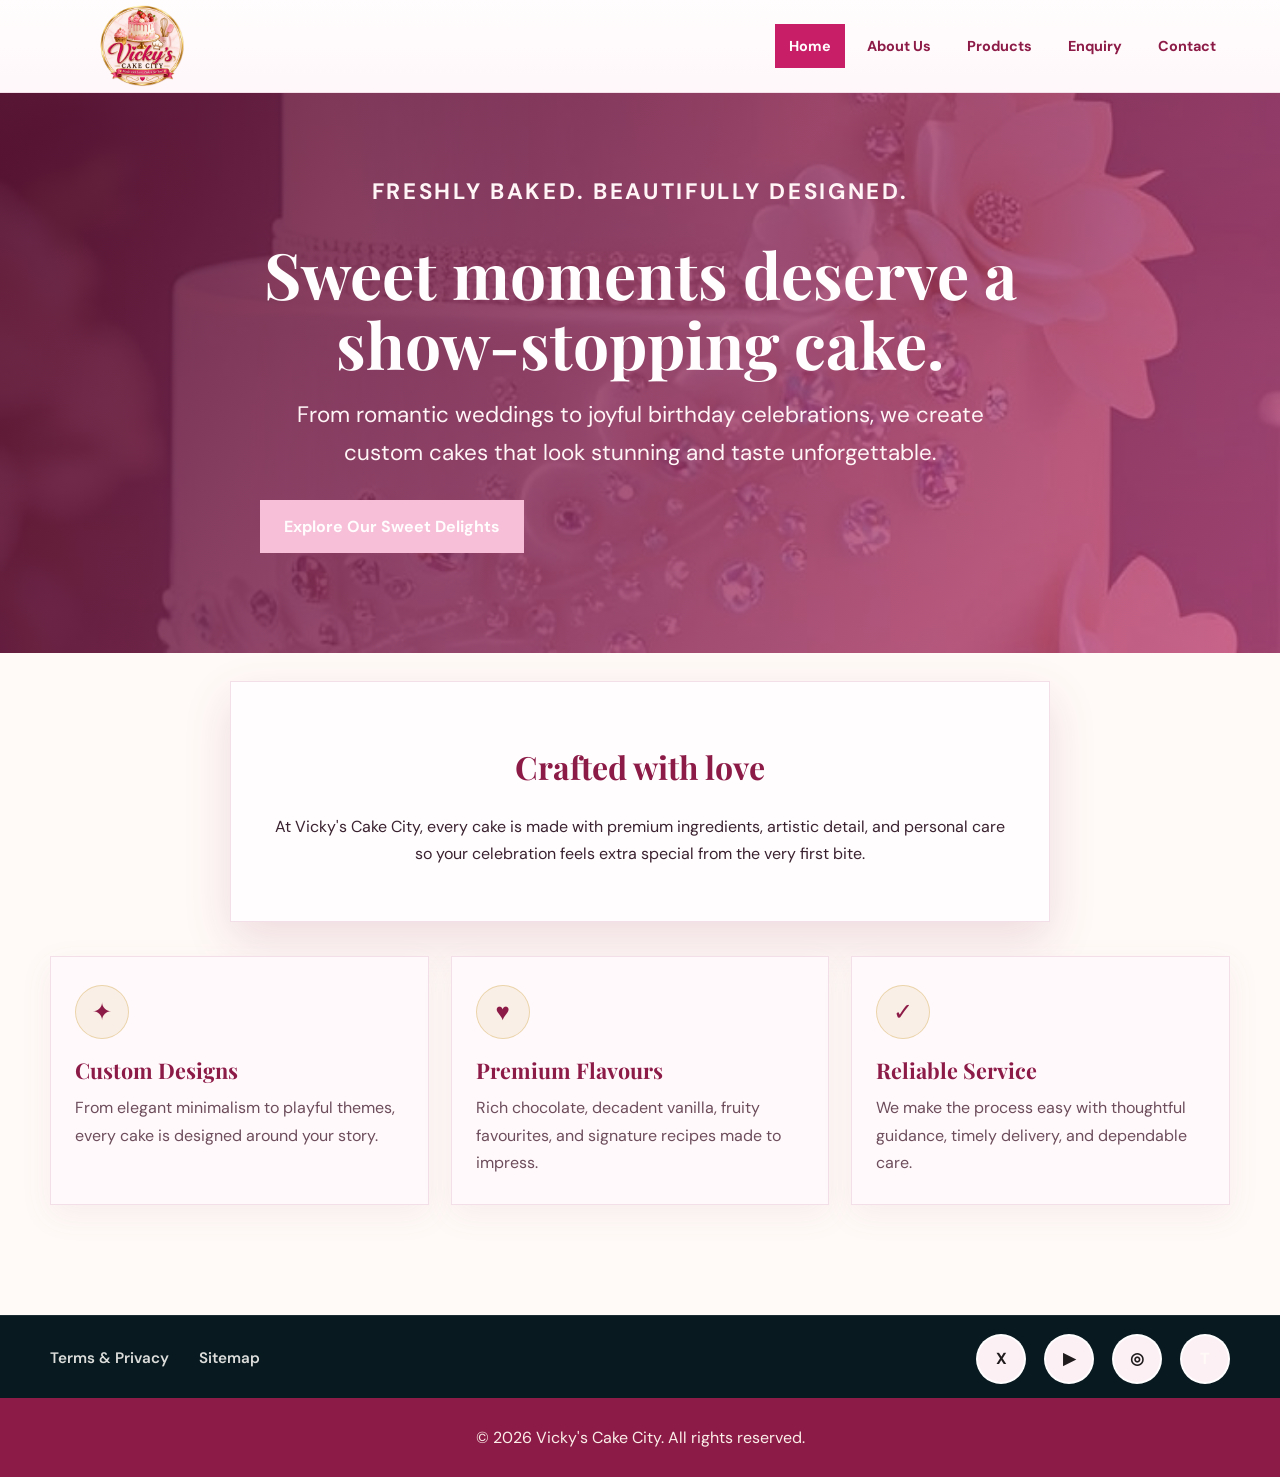
<file: vicky's cake city website 2/index.html>
<!DOCTYPE html>
<html lang="en">
<head>
    <meta charset="UTF-8">
    <meta name="viewport" content="width=device-width, initial-scale=1.0">
    <meta name="description" content="Vicky's Cake City creates custom cakes for weddings, birthdays, corporate events and special celebrations in Gauteng, South Africa.">
    <meta name="keywords" content="custom cakes, wedding cakes, birthday cakes, Gauteng bakery, Vicky's Cake City, cake delivery South Africa">
    <meta name="robots" content="index, follow">
    <meta property="og:title" content="Vicky's Cake City | Custom Cakes in Gauteng">
    <meta property="og:description" content="Premium custom cakes for birthdays, weddings, engagements and corporate events.">
    <meta property="og:type" content="website">
    <title>Vicky's Cake City - Premium Custom Cakes</title>
    <link rel="stylesheet" href="style.css">
</head>
<body>
    <header>
        <div class="header-container">
            <div class="logo-container">
                <a href="index.html"></a>
                <hr>
            </div>
            <button class="nav-toggle" type="button" aria-label="Toggle navigation" aria-expanded="false">☰</button>
            <nav class="main-nav">
                <ul>
                    <li><a href="index.html">Home</a></li>
                    <li><a href="about.html">About Us</a></li>
                    <li><a href="products.html">Products</a></li>
                    <li><a href="enquiry.html">Enquiry</a></li>
                    <li><a href="contact.html">Contact</a></li>
                </ul>
            </nav>
        </div>
    </header>

    <section class="hero reveal">
        <div class="hero-inner">
            <div class="hero-content reveal">
                <p class="eyebrow">Freshly baked. Beautifully designed.</p>
                <h1>Sweet moments deserve a show-stopping cake.</h1>
                <p>From romantic weddings to joyful birthday celebrations, we create custom cakes that look stunning and taste unforgettable.</p>
                <div class="hero-actions">
                    <a href="products.html" class="cta-button">Explore Our Sweet Delights</a>
                </div>
            </div>

        </div>
    </section>

    <div class="container home-page">
        <section class="intro-section home-intro reveal">
            <h2>Crafted with love</h2>
            <p>At Vicky's Cake City, every cake is made with premium ingredients, artistic detail, and personal care so your celebration feels extra special from the very first bite.</p>
        </section>

        <section class="feature-grid">
            <article class="feature-card reveal">
                <div class="feature-icon">✦</div>
                <h3>Custom Designs</h3>
                <p>From elegant minimalism to playful themes, every cake is designed around your story.</p>
            </article>
            <article class="feature-card reveal">
                <div class="feature-icon">♥</div>
                <h3>Premium Flavours</h3>
                <p>Rich chocolate, decadent vanilla, fruity favourites, and signature recipes made to impress.</p>
            </article>
            <article class="feature-card reveal">
                <div class="feature-icon">✓</div>
                <h3>Reliable Service</h3>
                <p>We make the process easy with thoughtful guidance, timely delivery, and dependable care.</p>
            </article>
        </section>
    </div>

    <div class="social-strip reveal">
        <div class="social-strip-inner">
            <div class="footer-links">
                <a href="#">Terms &amp; Privacy</a>
                <a href="#">Sitemap</a>
            </div>

            
            <div class="social-links" aria-label="Social media links">
                <a href="#" class="social-button" aria-label="X">X</a>
                <a href="#" class="social-button" aria-label="YouTube">▶</a>
                <a href="#" class="social-button" aria-label="Instagram">◎</a>
                <a href="#" class="social-button primary" aria-label="TikTok">T</a>
            </div>
        </div>
    </div>

    <footer>
        <p>&copy; <span data-year></span> Vicky's Cake City. All rights reserved.</p>
    </footer>
    <script src="java/script.js"></script>
</body>
</html>
</file>
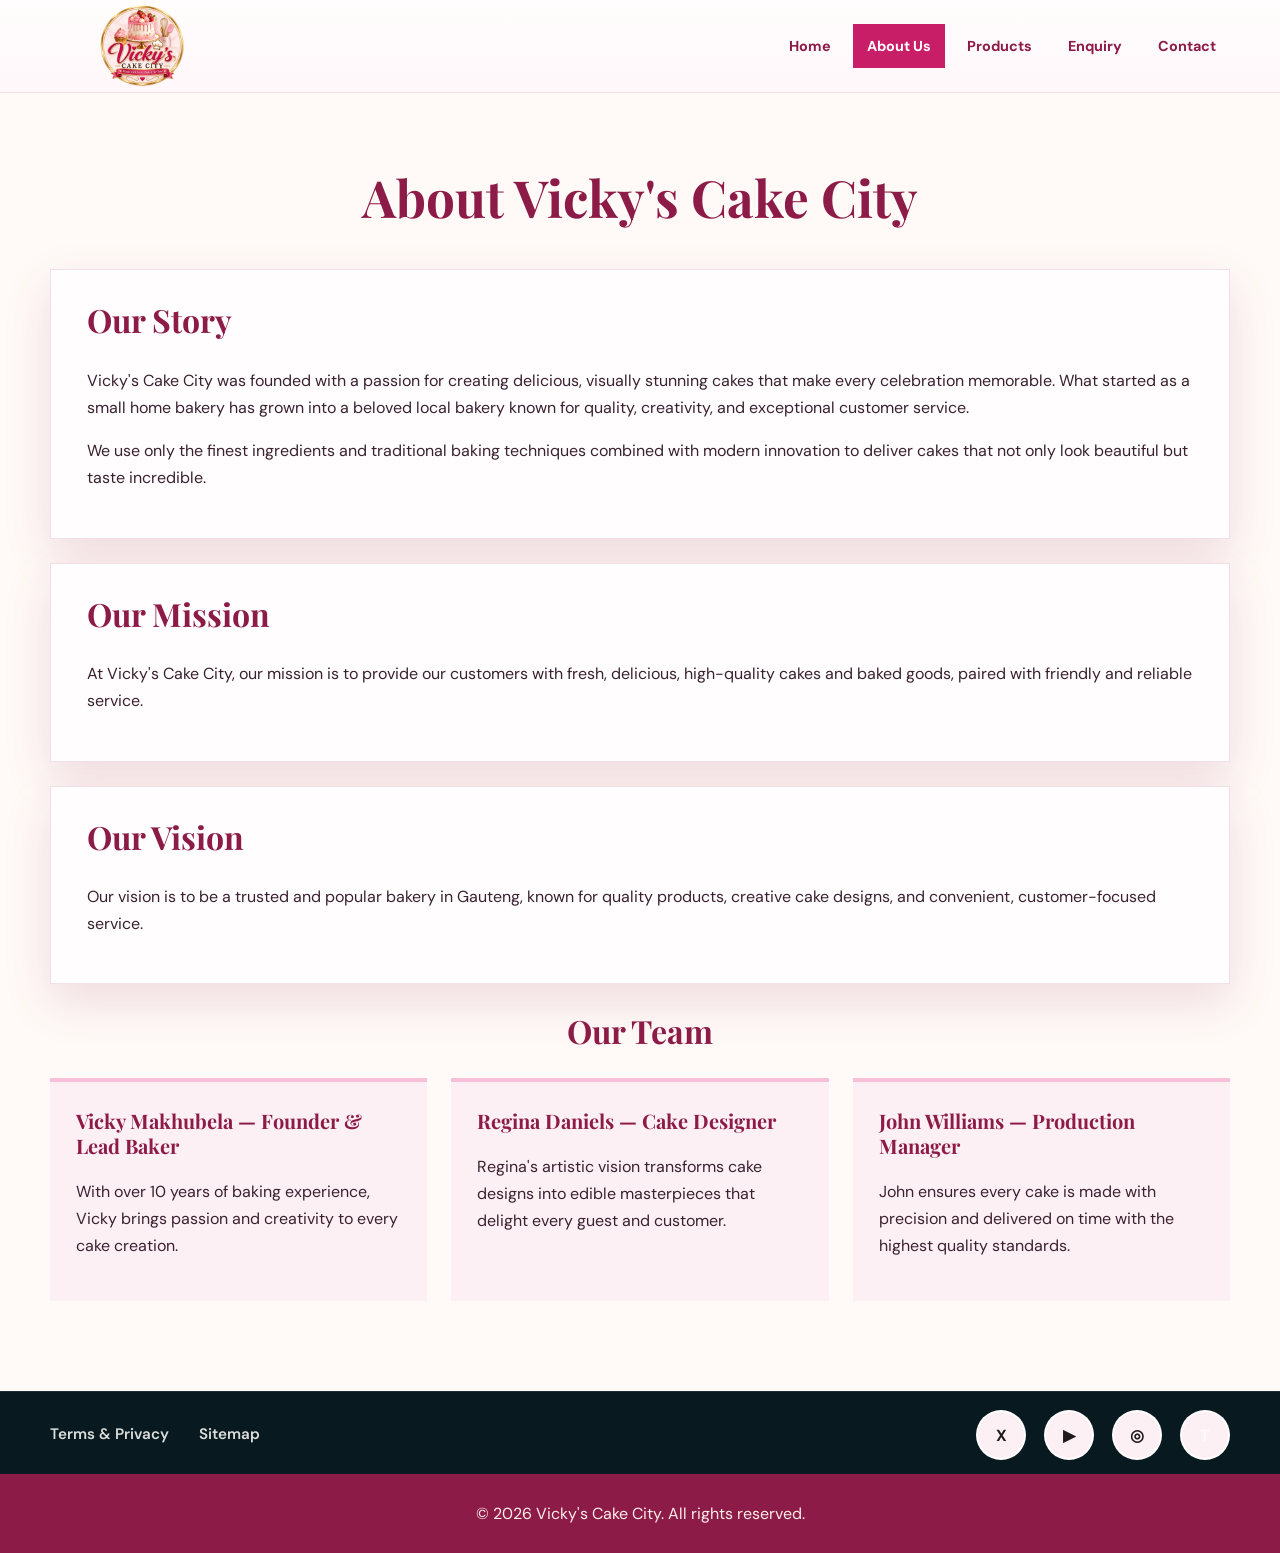
<file: vicky's cake city website 2/about.html>
<!DOCTYPE html>
<html lang="en">
<head>
    <meta charset="UTF-8">
    <meta name="viewport" content="width=device-width, initial-scale=1.0">
    <meta name="description" content="Learn about Vicky's Cake City, our bakery story, mission and passion for creating beautiful custom cakes in Gauteng.">
    <meta name="keywords" content="about Vicky's Cake City, Gauteng bakery, cake makers, custom cake bakery">
    <meta name="robots" content="index, follow">
    <title>About Us - Vicky's Cake City</title>
    <link rel="stylesheet" href="style.css">
</head>
<body>
    <header>
        <div class="header-container">
            <div class="logo-container">
                <a href="index.html">
                </a><hr>
            </div>
            <button class="nav-toggle" type="button" aria-label="Toggle navigation" aria-expanded="false">☰</button>
            <nav class="main-nav">
                <ul>
                    <li><a href="index.html">Home</a></li>
                    <li><a href="about.html" class="active">About Us</a></li>
                    <li><a href="products.html">Products</a></li>
                    <li><a href="enquiry.html">Enquiry</a></li>
                    <li><a href="contact.html">Contact</a></li>
                </ul>
            </nav>
        </div><hr>
    </header>
    
    <div class="container">
        <h1 class="reveal">About Vicky's Cake City</h1>
        
        <div class="about-content reveal">
            <h2>Our Story</h2>
            <p>Vicky's Cake City was founded with a passion for creating delicious, visually stunning cakes that make every celebration memorable. What started as a small home bakery has grown into a beloved local bakery known for quality, creativity, and exceptional customer service.</p>
            <p>We use only the finest ingredients and traditional baking techniques combined with modern innovation to deliver cakes that not only look beautiful but taste incredible.</p>
        </div><hr>
        
        <div class="about-content reveal">
            <h2>Our Mission</h2>
            <p>At Vicky's Cake City, our mission is to provide our customers with fresh, delicious, high-quality cakes and baked goods, paired with friendly and reliable service.</p>
        </div><hr>
        
        <div class="about-content reveal">
            <h2>Our Vision</h2>
            <p>Our vision is to be a trusted and popular bakery in Gauteng, known for quality products, creative cake designs, and convenient, customer-focused service.</p>
        </div><hr>
        
        <h2 class="reveal" style="text-align: center;">Our Team</h2>
        <div class="team">
            <div class="team-member reveal">
                <h3>Vicky Makhubela — Founder &amp; Lead Baker</h3>
                <p>With over 10 years of baking experience, Vicky brings passion and creativity to every cake creation.</p>
            </div>
            <div class="team-member reveal">
                <h3>Regina Daniels — Cake Designer</h3>
                <p>Regina's artistic vision transforms cake designs into edible masterpieces that delight every guest and customer.</p>
            </div>
            <div class="team-member reveal">
                <h3>John Williams — Production Manager</h3>
                <p>John ensures every cake is made with precision and delivered on time with the highest quality standards.</p>
            </div>
        </div>
    </div>
    
    <div class="social-strip">
        <div class="social-strip-inner">
            <div class="footer-links">
                <a href="#">Terms &amp; Privacy</a>
                <a href="#">Sitemap</a>
            </div>

            <div class="social-links" aria-label="Social media links">
                <a href="#" class="social-button" aria-label="X">X</a>
                <a href="#" class="social-button" aria-label="YouTube">▶</a>
                <a href="#" class="social-button" aria-label="Instagram">◎</a>
                <a href="#" class="social-button primary" aria-label="TikTok">T</a>
            </div>
        </div>
    </div>

    <footer>
        <p>&copy; <span data-year></span> Vicky's Cake City. All rights reserved.</p>
    </footer>
    <script src="java/script.js"></script>
</body>
</html>
</file>
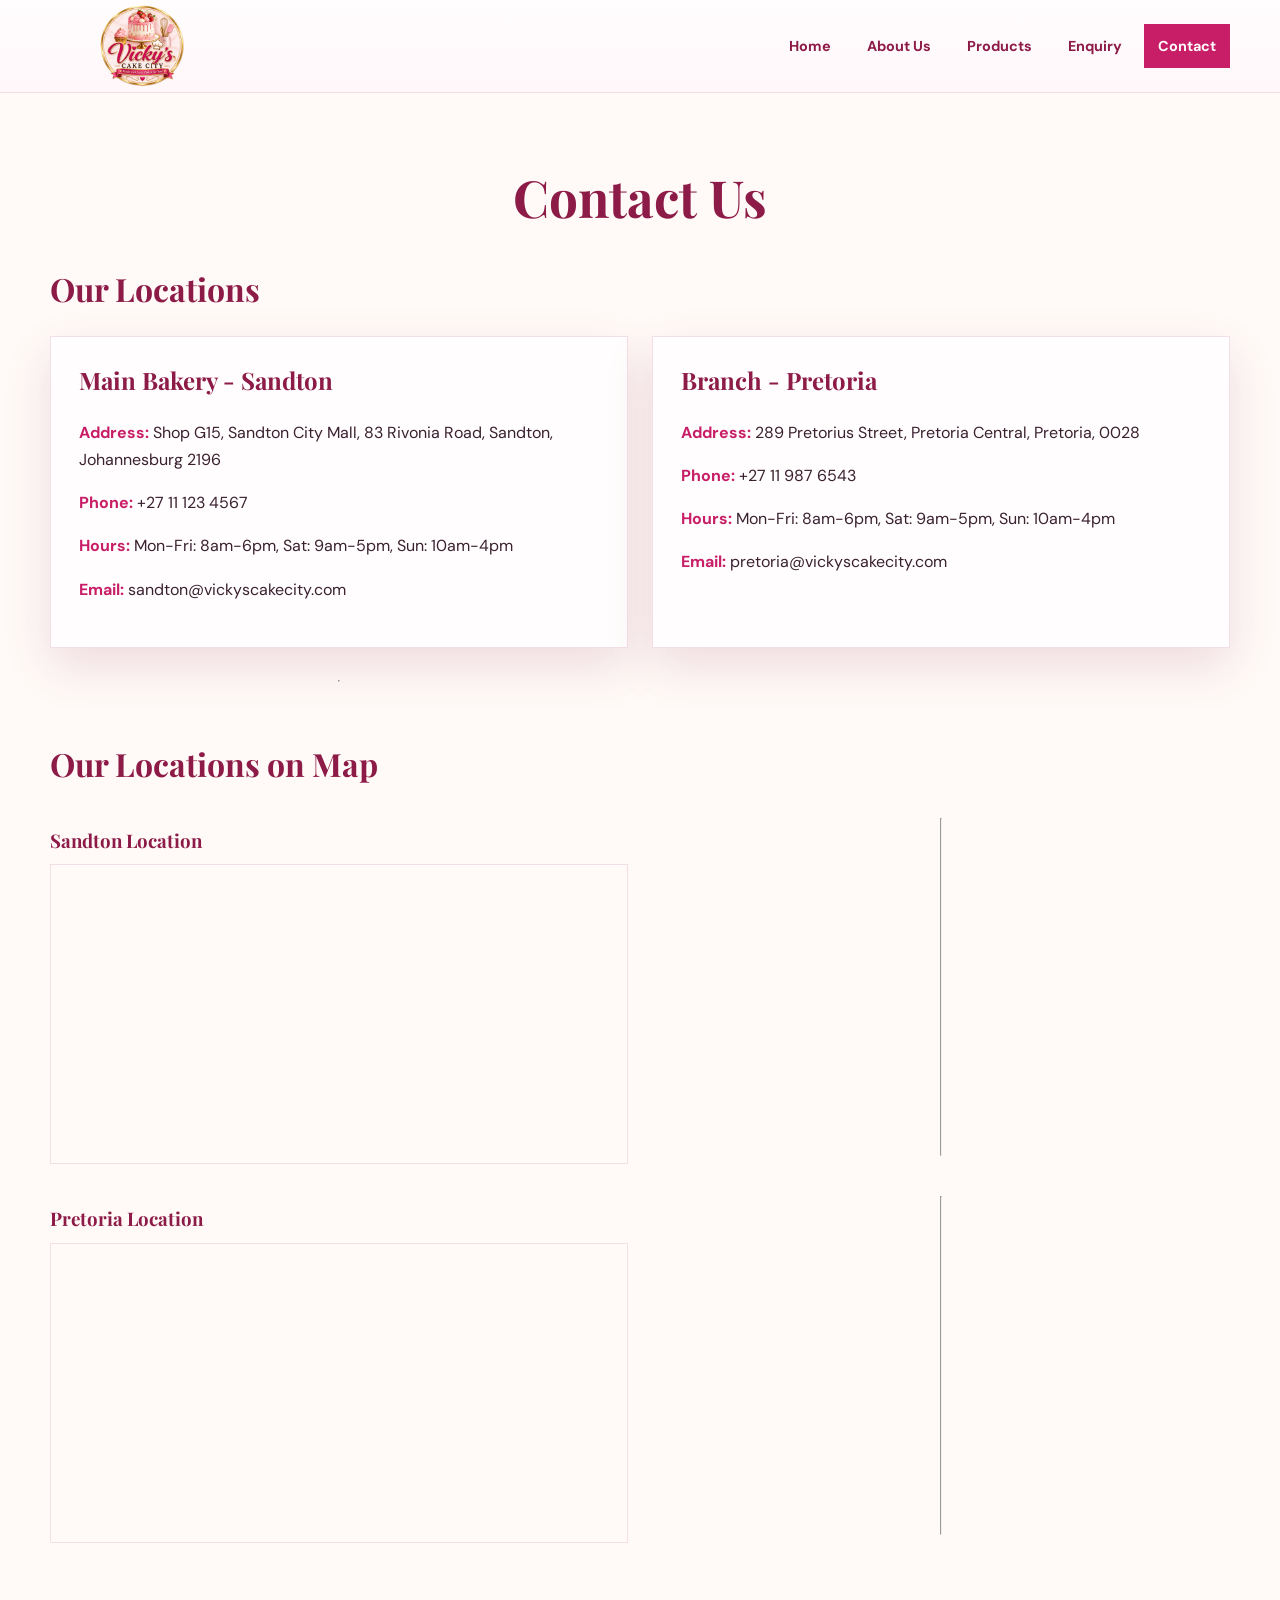
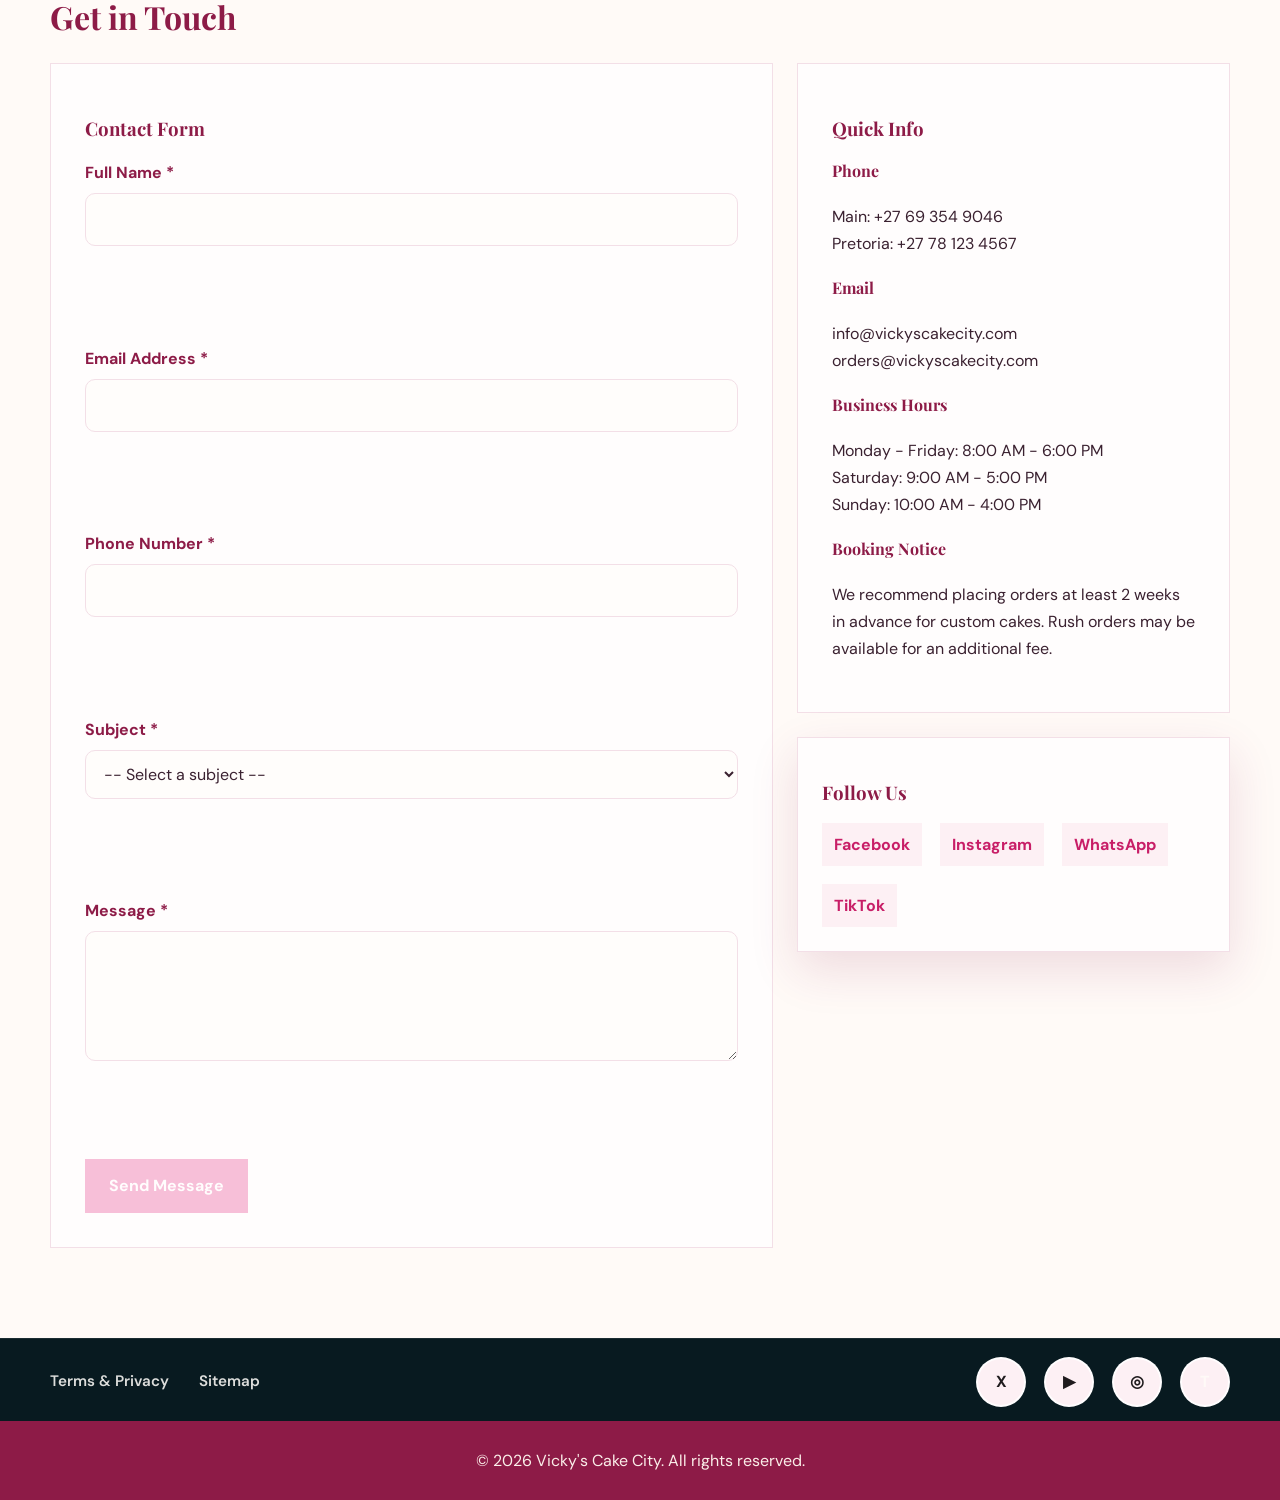
<file: vicky's cake city website 2/contact.html>
<!DOCTYPE html>
<html lang="en">
<head>
    <meta charset="UTF-8">
    <meta name="viewport" content="width=device-width, initial-scale=1.0">
    <meta name="description" content="Contact Vicky's Cake City for custom cake orders, event cakes and bakery enquiries in Sandton and Gauteng.">
    <meta name="keywords" content="contact Vicky's Cake City, bakery contact, cake shop Gauteng, custom cake order South Africa">
    <meta name="robots" content="index, follow">
    <title>Contact Us - Vicky's Cake City</title>
    <link rel="stylesheet" href="style.css">
</head>
<body>
    <header>
        <div class="header-container">
            <div class="logo-container">
                <a href="index.html">
                </a><hr>
            </div>
            <button class="nav-toggle" type="button" aria-label="Toggle navigation" aria-expanded="false">☰</button>
            <nav class="main-nav">
                <ul>
                    <li><a href="index.html">Home</a></li>
                    <li><a href="about.html">About Us</a></li>
                    <li><a href="products.html">Products</a></li>
                    <li><a href="enquiry.html">Enquiry</a></li>
                    <li><a href="contact.html">Contact</a></li>
                </ul>
            </nav>
        </div><hr>
    </header>
    
    <div class="container">
        <h1 class="reveal">Contact Us</h1>
        
        <h2 class="reveal">Our Locations</h2>
        <script type="application/ld+json">
        {
          "@context": "https://schema.org",
          "@type": "Bakery",
          "name": "Vicky's Cake City",
          "image": "https://www.vickyscakecity.com/images/logo.png",
          "telephone": "+27 69 354 9046",
          "email": "info@vickyscakecity.com",
          "address": [
            {
              "@type": "PostalAddress",
              "streetAddress": "Shop G15, Sandton City Mall, 83 Rivonia Road",
              "addressLocality": "Sandton",
              "addressRegion": "Gauteng",
              "postalCode": "2196",
              "addressCountry": "ZA"
            },
            {
              "@type": "PostalAddress",
              "streetAddress": "289 Pretorius Street, Pretoria Central",
              "addressLocality": "Pretoria",
              "addressRegion": "Gauteng",
              "postalCode": "0028",
              "addressCountry": "ZA"
            }
          ],
          "url": "https://www.vickyscakecity.com",
          "sameAs": [
            "https://www.facebook.com",
            "https://www.instagram.com",
            "https://www.tiktok.com"
          ],
          "openingHours": [
            "Mo-Fr 08:00-18:00",
            "Sa 09:00-17:00",
            "Su 10:00-16:00"
          ]
        }
        </script>
        <div class="locations">
            <div class="location-card reveal">
                <h3> Main Bakery - Sandton</h3>
                <p>
                    <span class="location-label">Address:</span> Shop G15, Sandton City Mall, 83 Rivonia Road, Sandton, Johannesburg 2196
                </p>
                <p>
                    <span class="location-label">Phone:</span> +27 11 123 4567
                </p>
                <p>
                    <span class="location-label">Hours:</span> Mon-Fri: 8am-6pm, Sat: 9am-5pm, Sun: 10am-4pm
                </p>
                <p>
                    <span class="location-label">Email:</span> sandton@vickyscakecity.com
                </p>
            </div>
            
            <div class="location-card reveal">
                <h3> Branch - Pretoria</h3>
                <p>
                    <span class="location-label">Address:</span> 289 Pretorius Street, Pretoria Central, Pretoria, 0028
                </p>
                <p>
                    <span class="location-label">Phone:</span> +27 11 987 6543
                </p>
                <p>
                    <span class="location-label">Hours:</span> Mon-Fri: 8am-6pm, Sat: 9am-5pm, Sun: 10am-4pm
                </p>
                <p>
                    <span class="location-label">Email:</span> pretoria@vickyscakecity.com
                </p>
            </div><hr> 
        </div>
        
        <div class="map-container reveal">
            <h2>Our Locations on Map</h2>
            <div class="map-grid">
                <div class="reveal">
                    <h3>Sandton Location</h3>
                    <div class="map-placeholder">
                        <iframe src="https://www.google.com/maps/embed?pb=!1m18!1m12!1m3!1d3582.6958100139427!2d28.050144875195425!3d-26.10884667713535!2m3!1f0!2f0!3f0!3m2!1i1024!2i768!4f13.1!3m3!1m2!1s0x1e95732d7abaa2bb%3A0x6e3b5ac49f8d784b!2sSandton%20City!5e0!3m2!1sen!2sza!4v1786624505488!5m2!1sen!2sza" width="600" height="450" style="border:0;" allowfullscreen="" loading="lazy" referrerpolicy="strict-origin-when-cross-origin"></iframe>
                    </div>
                </div><hr>
                <div class="reveal">
                    <h3>Pretoria Location</h3>
                    <div class="map-placeholder">
                        <iframe src="https://www.google.com/maps/embed?pb=!1m18!1m12!1m3!1d3593.689014568104!2d28.18997567518263!3d-25.747795877360595!2m3!1f0!2f0!3f0!3m2!1i1024!2i768!4f13.1!3m3!1m2!1s0x1e956210f4cc6d6d%3A0x689ae1d33328e5d6!2s289%20Pretorius%20St%2C%20Pretoria%20Central%2C%20Pretoria%2C%200002!5e0!3m2!1sen!2sza!4v1786624692882!5m2!1sen!2sza" width="600" height="450" style="border:0;" allowfullscreen="" loading="lazy" referrerpolicy="strict-origin-when-cross-origin"></iframe>
                    </div>
                </div><hr>
            </div>
        </div>
        
        <h2 class="reveal">Get in Touch</h2>
        <div class="contact-section">
            <div class="form-container reveal">
                <h3>Contact Form</h3>
                <div class="success-message" id="successMessage">
                    <strong>✓ Success!</strong> Your message has been sent. We'll be in touch soon!
                </div>
                <form id="contactForm" action="https://httpbin.org/post" method="POST" novalidate>
                    <div class="form-row">
                        <div class="form-group">
                            <label for="name">Full Name *</label>
                            <input type="text" id="name" name="name" required minlength="2" maxlength="80">
                        </div><br>
                        <div class="form-group">
                            <label for="email">Email Address *</label>
                            <input type="email" id="email" name="email" required maxlength="100">
                        </div><br>
                    </div>
                    
                    <div class="form-group">
                        <label for="phone">Phone Number *</label>
                        <input type="tel" id="phone" name="phone" required pattern="^[0-9+()\s-]{7,20}$" maxlength="20">
                    </div><br>
                    
                    <div class="form-group">
                        <label for="subject">Subject *</label>
                        <select id="subject" name="subject" required>
                            <option value="">-- Select a subject --</option>
                            <option value="general">General Enquiry</option>
                            <option value="catering">Catering Services</option>
                            <option value="complaints">Complaints</option>
                            <option value="other">Other</option>
                        </select>
                    </div><br>
                    
                    <div class="form-group">
                        <label for="message">Message *</label><br>
                        <textarea id="message" name="message" required minlength="20" maxlength="1000"></textarea>
                    </div><br>
                    
                    <button type="submit" class="submit-btn">Send Message</button>
                </form>
            </div>
            
            <div>
                <div class="form-container reveal">
                    <h3>Quick Info</h3>
                    <div>
                        <h4> Phone</h4>
                        <p>Main: +27 69 354 9046<br>Pretoria: +27 78 123 4567</p>
                    </div>
                    <div>
                        <h4> Email</h4>
                        <p>info@vickyscakecity.com<br>orders@vickyscakecity.com</p>
                    </div>
                    <div >
                        <h4 > Business Hours</h4>
                        <p>Monday - Friday: 8:00 AM - 6:00 PM<br>Saturday: 9:00 AM - 5:00 PM<br>Sunday: 10:00 AM - 4:00 PM</p>
                    </div>
                    <div>
                        <h4> Booking Notice</h4>
                        <p>We recommend placing orders at least 2 weeks in advance for custom cakes. Rush orders may be available for an additional fee.</p>
                    </div>
                </div>
                
                <div class="social-media reveal">
                    <h3>Follow Us</h3>
                    <div class="social-links">
                        <a href="#" title="Facebook">Facebook</a>
                        <a href="#" title="Instagram">Instagram</a>
                        <a href="#" title="WhatsApp">WhatsApp</a>
                        <a href="#" title="TikTok">TikTok</a>
                    </div>
                </div>
            </div>
        </div>
    </div>
    
    <div class="social-strip">
        <div class="social-strip-inner">
            <div class="footer-links">
                <a href="#">Terms &amp; Privacy</a>
                <a href="#">Sitemap</a>
            </div>

            <div class="social-links" aria-label="Social media links">
                <a href="#" class="social-button" aria-label="X">X</a>
                <a href="#" class="social-button" aria-label="YouTube">▶</a>
                <a href="#" class="social-button" aria-label="Instagram">◎</a>
                <a href="#" class="social-button primary" aria-label="TikTok">T</a>
            </div>
        </div>
    </div>

    <footer>
        <p>&copy; <span data-year></span> Vicky's Cake City. All rights reserved.</p>
    </footer>
    <script src="java/script.js"></script>
</body>
</html>
</file>
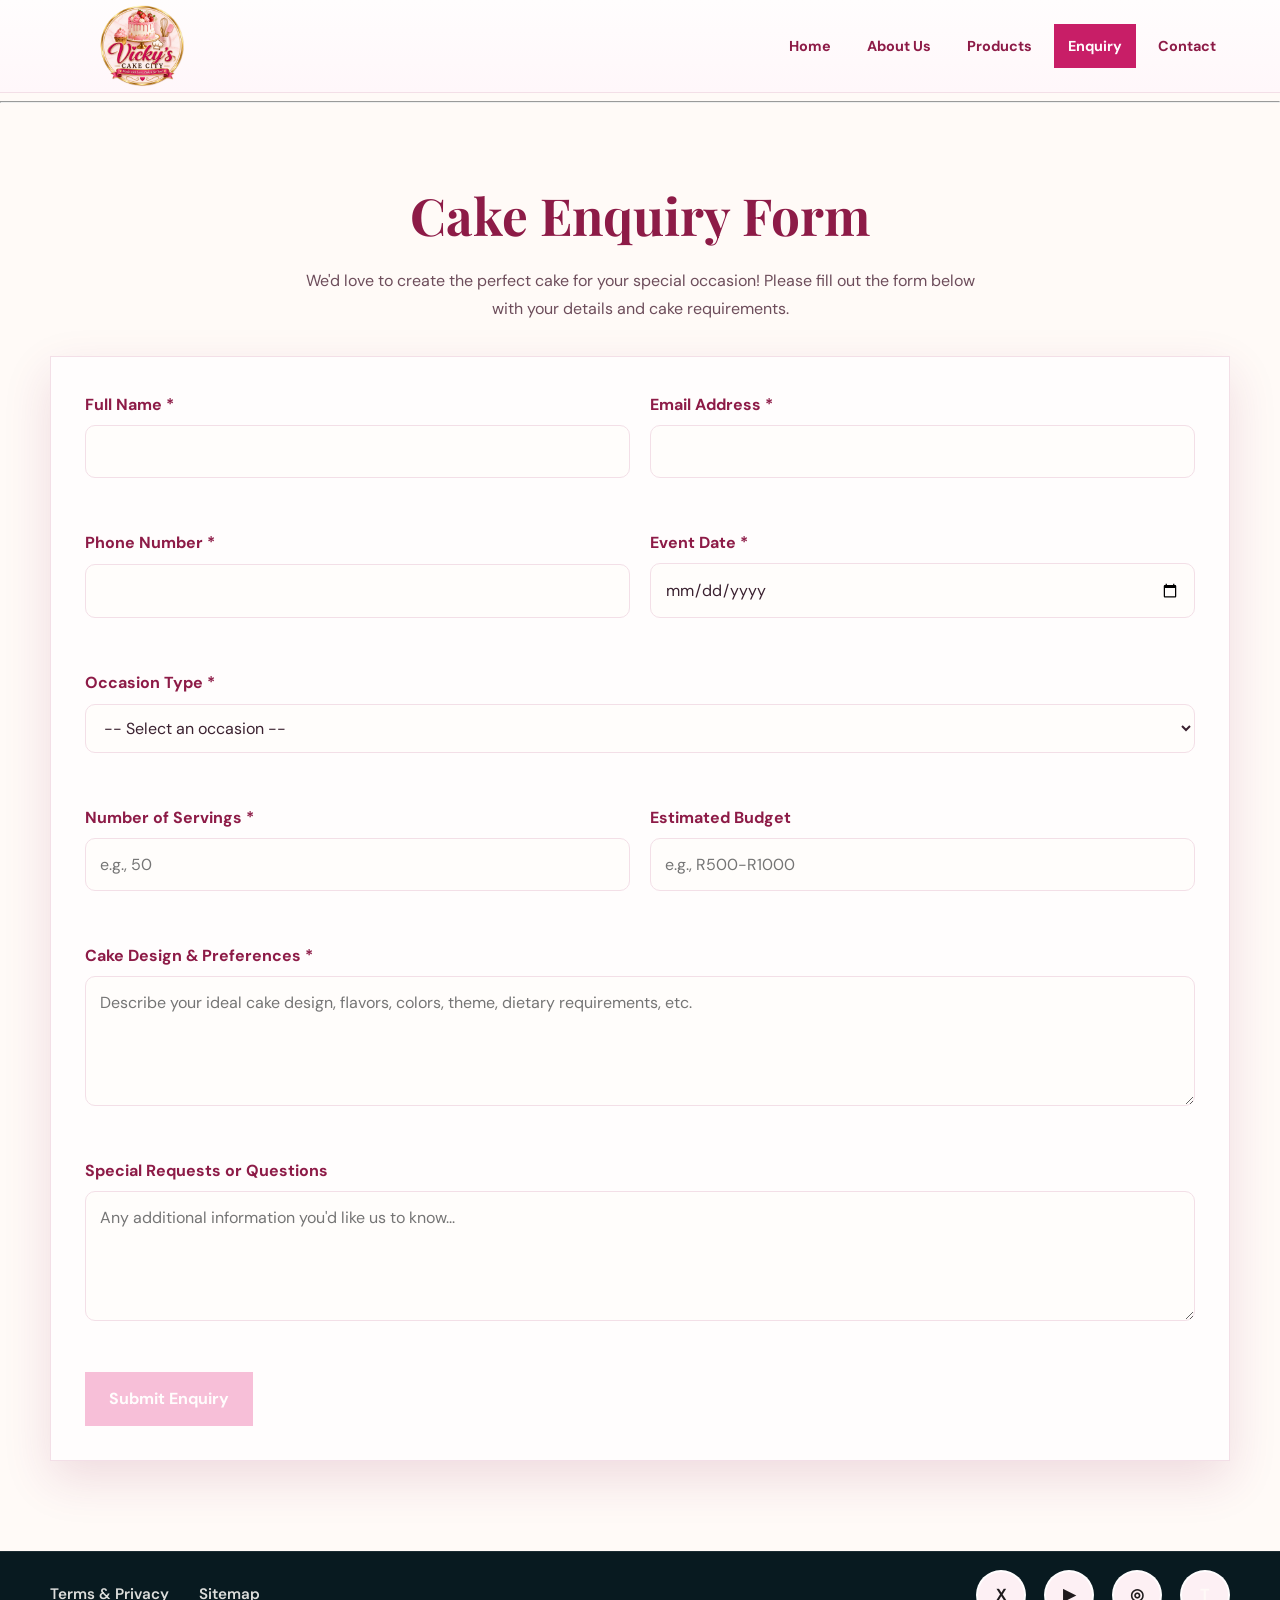
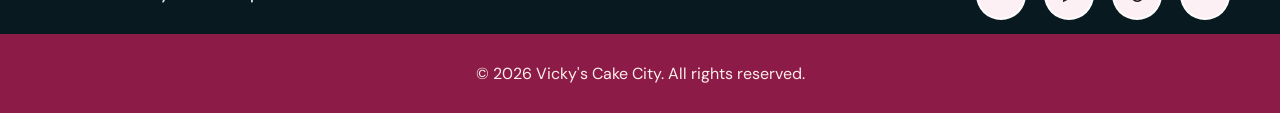
<file: vicky's cake city website 2/enquiry.html>
<!DOCTYPE html>
<html lang="en">
<head>
    <meta charset="UTF-8">
    <meta name="viewport" content="width=device-width, initial-scale=1.0">
    <meta name="description" content="Request a quote for custom cakes, wedding cakes, birthday cakes and event desserts from Vicky's Cake City.">
    <meta name="keywords" content="cake enquiry, custom cake quote, wedding cake enquiry, Gauteng cake consultation">
    <meta name="robots" content="index, follow">
    <title>Enquiry - Vicky's Cake City</title>
    <link rel="stylesheet" href="style.css">
</head>
<body>
    <header>
        <div class="header-container">
            <div class="logo-container">
                <a href="index.html">
                </a><hr> 
            </div>
            <button class="nav-toggle" type="button" aria-label="Toggle navigation" aria-expanded="false">☰</button>
            <nav class="main-nav">
                <ul>
                    <li><a href="index.html">Home</a></li>
                    <li><a href="about.html">About Us</a></li>
                    <li><a href="products.html">Products</a></li>
                    <li><a href="enquiry.html">Enquiry</a></li>
                    <li><a href="contact.html">Contact</a></li>
                </ul>
            </nav>
        </div>
    </header>
    <hr>
    <div class="container">
        <h1 class="reveal">Cake Enquiry Form</h1>
        <p class="intro-text reveal">We'd love to create the perfect cake for your special occasion! Please fill out the form below with your details and cake requirements.</p>
        
        <div class="success-message reveal" id="successMessage">
            <strong>✓ Success!</strong> Your enquiry has been submitted. We'll be in touch soon!
        </div>
        
        <div class="form-container reveal">
            <form id="enquiryForm" action="https://httpbin.org/post" method="POST" novalidate>
                <div class="form-row">
                    <div class="form-group">
                        <label for="name">Full Name *</label>
                        <input type="text" id="name" name="name" required minlength="2" maxlength="80">
                    </div>
                    <div class="form-group">
                        <label for="email">Email Address *</label>
                        <input type="email" id="email" name="email" required maxlength="100">
                    </div>
                </div>
                
                <div class="form-row">
                    <div class="form-group">
                        <label for="phone">Phone Number *</label>
                        <input type="tel" id="phone" name="phone" required pattern="^[0-9+()\s-]{7,20}$" maxlength="20">
                    </div>
                    <div class="form-group">
                        <label for="event-date">Event Date *</label>
                        <input type="date" id="event-date" name="event-date" required>
                    </div>
                </div>
                
                <div class="form-group">
                    <label for="occasion">Occasion Type *</label>
                    <select id="occasion" name="occasion" required>
                        <option value="">-- Select an occasion --</option>
                        <option value="wedding">Wedding</option>
                        <option value="birthday">Birthday</option>
                        <option value="engagement">Engagement</option>
                        <option value="anniversary">Anniversary</option>
                        <option value="corporate">Corporate Event</option>
                        <option value="graduation">Graduation</option>
                        <option value="baby-shower">Baby Shower</option>
                        <option value="other">Other</option>
                    </select>
                </div>
                
                <div class="form-row">
                    <div class="form-group">
                        <label for="servings">Number of Servings *</label>
                        <input type="number" id="servings" name="servings" placeholder="e.g., 50" required min="1" max="5000">
                    </div>
                    <div class="form-group">
                        <label for="budget">Estimated Budget</label>
                        <input type="text" id="budget" name="budget" placeholder="e.g., R500-R1000" maxlength="30">
                    </div>
                </div>
                
                <div class="form-group">
                    <label for="cake-design">Cake Design &amp; Preferences *</label>
                    <textarea id="cake-design" name="cake-design" placeholder="Describe your ideal cake design, flavors, colors, theme, dietary requirements, etc." required minlength="20" maxlength="1000"></textarea>
                </div>
                
                <div class="form-group">
                    <label for="special-requests">Special Requests or Questions</label>
                    <textarea id="special-requests" name="special-requests" placeholder="Any additional information you'd like us to know..." maxlength="1000"></textarea>
                </div>
                
                <button type="submit" class="submit-btn">Submit Enquiry</button>
            </form>
        </div>
    </div>
    
    <div class="social-strip">
        <div class="social-strip-inner">
            <div class="footer-links">
                <a href="#">Terms &amp; Privacy</a>
                <a href="#">Sitemap</a>
            </div>

            <div class="social-links" aria-label="Social media links">
                <a href="#" class="social-button" aria-label="X">X</a>
                <a href="#" class="social-button" aria-label="YouTube">▶</a>
                <a href="#" class="social-button" aria-label="Instagram">◎</a>
                <a href="#" class="social-button primary" aria-label="TikTok">T</a>
            </div>
        </div>
    </div>

    <footer>
        <p>&copy; <span data-year></span> Vicky's Cake City. All rights reserved.</p>
    </footer>
    <script src="java/script.js"></script>
</body>
</html>
</file>
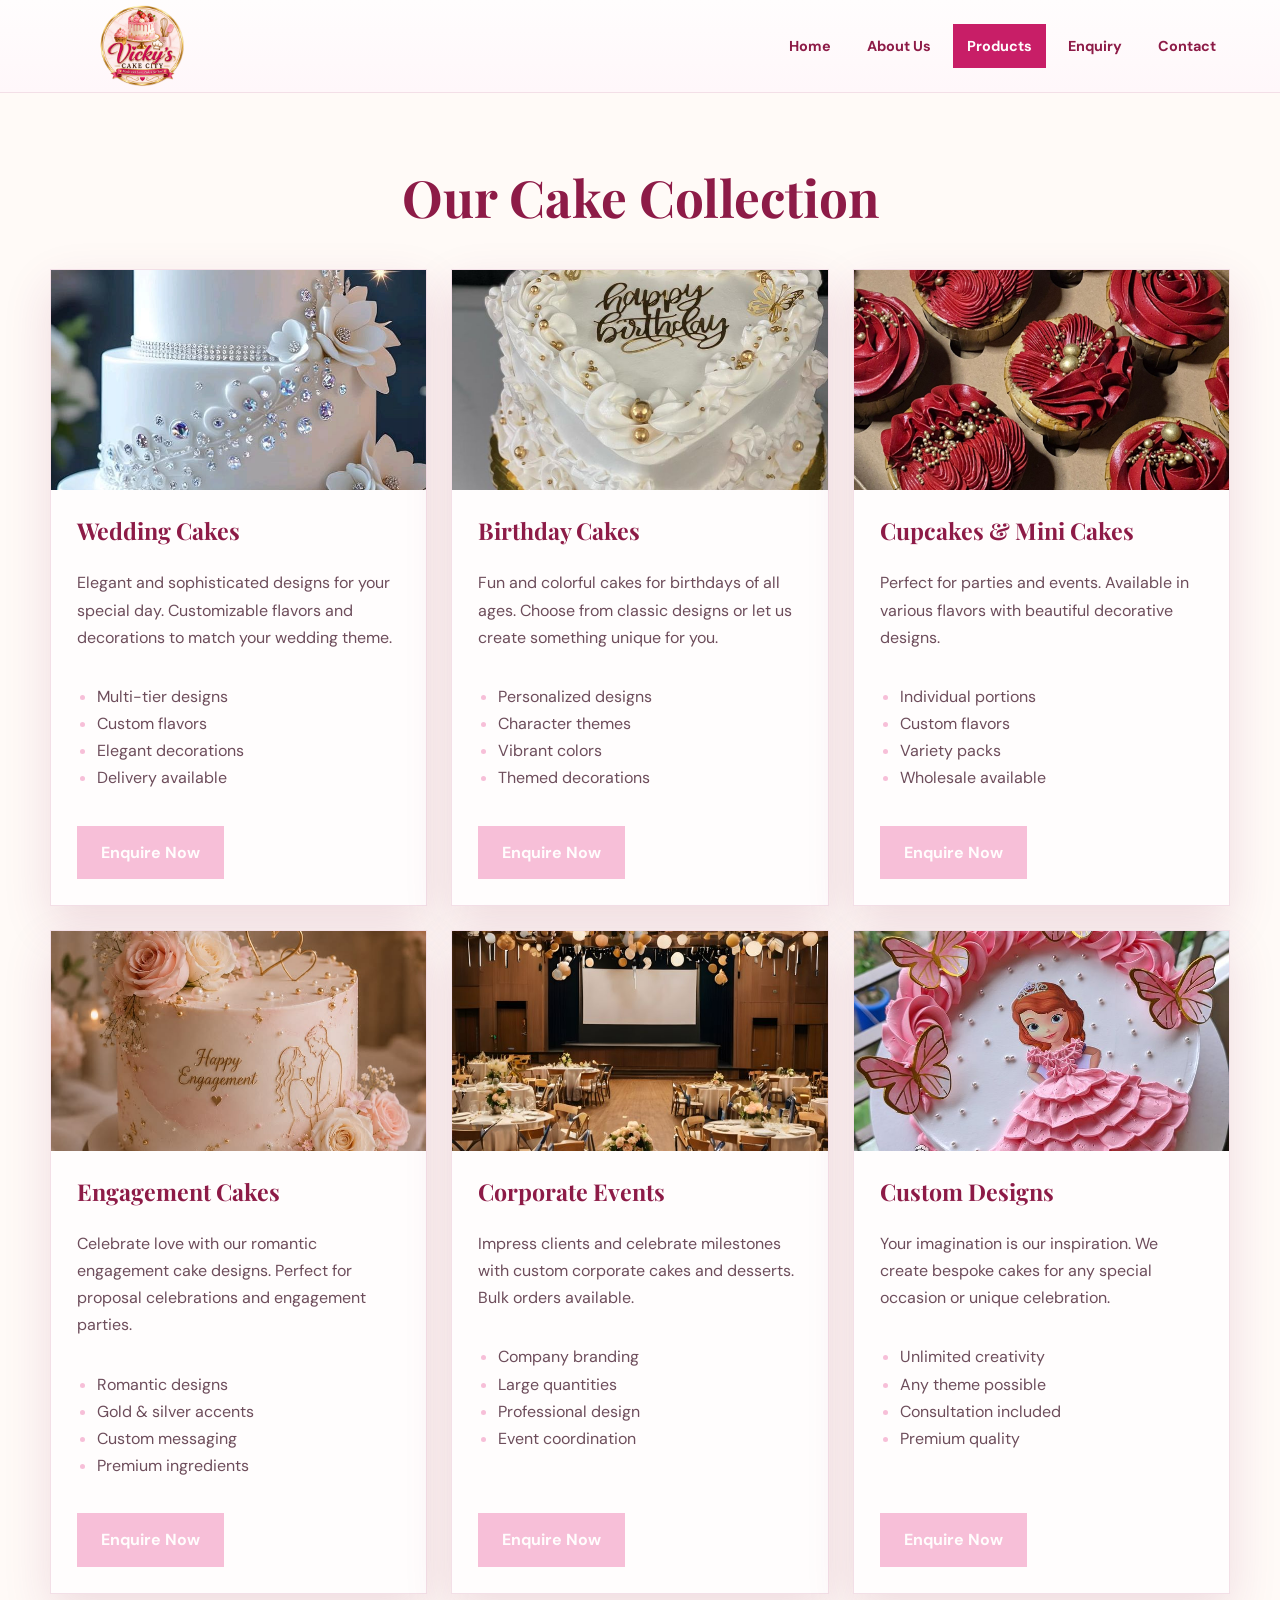
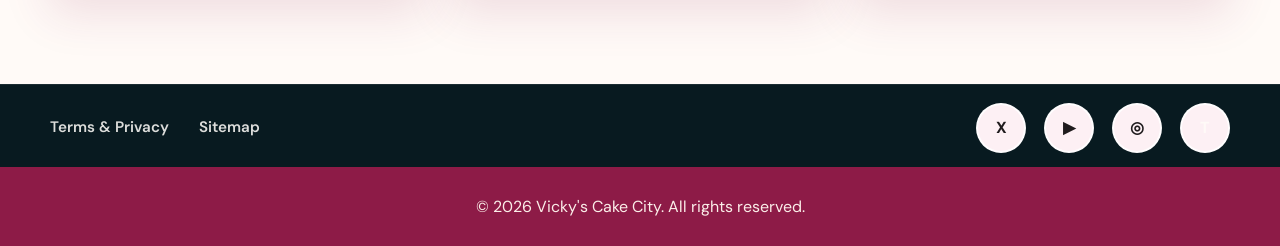
<file: vicky's cake city website 2/products.html>
<!DOCTYPE html>
<html lang="en">
<head>
    <meta charset="UTF-8">
    <meta name="viewport" content="width=device-width, initial-scale=1.0">
    <meta name="description" content="Explore premium wedding cakes, birthday cakes, cupcakes and custom dessert designs from Vicky's Cake City in Gauteng.">
    <meta name="keywords" content="wedding cakes, birthday cakes, cupcakes, custom cake designs, Gauteng bakery products">
    <meta name="robots" content="index, follow">
    <title>Products - Vicky's Cake City</title>
    <link rel="stylesheet" href="style.css">
</head>
<body>
    <header>
        <div class="header-container">
            <div class="logo-container">
                <a href="index.html">
                </a><hr> 
            </div>
            <button class="nav-toggle" type="button" aria-label="Toggle navigation" aria-expanded="false">☰</button>
            <nav class="main-nav">
                <ul>
                    <li><a href="index.html">Home</a></li>
                    <li><a href="about.html">About Us</a></li>
                    <li><a href="products.html">Products</a></li>
                    <li><a href="enquiry.html">Enquiry</a></li>
                    <li><a href="contact.html">Contact</a></li>
                </ul>
            </nav>
        </div><hr> 
    </header>
    
    <div class="container">
        <h1 class="reveal">Our Cake Collection</h1>
        
        <div class="products-grid">
            <div class="product-card reveal">
                <div class="product-image" style="height: 100px;">
                    <img src="images/product1.jpg" alt="Wedding Cakes">
                </div>
                <div class="product-info">
                    <h3>Wedding Cakes</h3>
                    <p>Elegant and sophisticated designs for your special day. Customizable flavors and decorations to match your wedding theme.</p>
                    <ul class="product-features">
                        <li>Multi-tier designs</li>
                        <li>Custom flavors</li>
                        <li>Elegant decorations</li>
                        <li>Delivery available</li>
                    </ul>
                    <a href="enquiry.html" class="enquire-btn">Enquire Now</a>
                </div><hr>
            </div>
            
            <div class="product-card reveal">
                <div class="product-image" style="height: 100px;">
                    <img src="images/product2.jpg" alt="Birthday Cakes">
                </div>
                <div class="product-info">
                    <h3>Birthday Cakes</h3>
                    <p>Fun and colorful cakes for birthdays of all ages. Choose from classic designs or let us create something unique for you.</p>
                    <ul class="product-features">
                        <li>Personalized designs</li>
                        <li>Character themes</li>
                        <li>Vibrant colors</li>
                        <li>Themed decorations</li>
                    </ul>
                    <a href="enquiry.html" class="enquire-btn">Enquire Now</a>
                </div><hr>
            </div>
            
            <div class="product-card reveal">
                <div class="product-image" style="height: 100px;">
                    <img src="images/product3.jpg" alt="Cupcakes & Mini Cakes">
                </div>
                <div class="product-info">
                    <h3>Cupcakes & Mini Cakes</h3>
                    <p>Perfect for parties and events. Available in various flavors with beautiful decorative designs.</p>
                    <ul class="product-features">
                        <li>Individual portions</li>
                        <li>Custom flavors</li>
                        <li>Variety packs</li>
                        <li>Wholesale available</li>
                    </ul>
                    <a href="enquiry.html" class="enquire-btn">Enquire Now</a>
                </div><hr>
            </div>
            
            <div class="product-card reveal">
                <div class="product-image" style="height: 100px;">
                    <img src="images/product4.jpg" alt="Engagement Cakes">
                </div>
                <div class="product-info">
                    <h3>Engagement Cakes</h3>
                    <p>Celebrate love with our romantic engagement cake designs. Perfect for proposal celebrations and engagement parties.</p>
                    <ul class="product-features">
                        <li>Romantic designs</li>
                        <li>Gold & silver accents</li>
                        <li>Custom messaging</li>
                        <li>Premium ingredients</li>
                    </ul>
                    <a href="enquiry.html" class="enquire-btn">Enquire Now</a>
                </div><hr>
            </div>
            
            <div class="product-card reveal">
                <div class="product-image" style="height: 100px;">
                    <img src="images/product5.jpg" alt="Corporate Events">
                </div>
                <div class="product-info">
                    <h3>Corporate Events</h3>
                    <p>Impress clients and celebrate milestones with custom corporate cakes and desserts. Bulk orders available.</p>
                    <ul class="product-features">
                        <li>Company branding</li>
                        <li>Large quantities</li>
                        <li>Professional design</li>
                        <li>Event coordination</li>
                    </ul>
                    <a href="enquiry.html" class="enquire-btn">Enquire Now</a>
                </div><hr>
            </div>
            
            <div class="product-card reveal">
                <div class="product-image" style="height: 100px;">
                    <img src="images/product6.jpg" alt="Custom Designs">
                </div>
                <div class="product-info">
                    <h3>Custom Designs</h3>
                    <p>Your imagination is our inspiration. We create bespoke cakes for any special occasion or unique celebration.</p>
                    <ul class="product-features">
                        <li>Unlimited creativity</li>
                        <li>Any theme possible</li>
                        <li>Consultation included</li>
                        <li>Premium quality</li>
                    </ul>
                    <a href="enquiry.html" class="enquire-btn">Enquire Now</a>
                </div>
            </div>
        </div>
    </div>
    
    <div class="social-strip">
        <div class="social-strip-inner">
            <div class="footer-links">
                <a href="#">Terms &amp; Privacy</a>
                <a href="#">Sitemap</a>
            </div>

            <div class="social-links" aria-label="Social media links">
                <a href="#" class="social-button" aria-label="X">X</a>
                <a href="#" class="social-button" aria-label="YouTube">▶</a>
                <a href="#" class="social-button" aria-label="Instagram">◎</a>
                <a href="#" class="social-button primary" aria-label="TikTok">T</a>
            </div>
        </div>
    </div>

    <footer>
        <p>&copy; <span data-year></span> Vicky's Cake City. All rights reserved.</p>
    </footer>
    <script src="java/script.js"></script>
</body>
</html>
</file>
<file: vicky's cake city website 2/style.css>
@import url('https://fonts.googleapis.com/css2?family=DM+Sans:wght@400;500;600;700&family=Playfair+Display:wght@600;700;800&display=swap');

:root {
	--berry: #c81e67;
	--berry-dark: #8d1b47;
	--rose: #f7bfd8;
	--peach: #fdf0f4;
	--cream: #fffaf7;
	--gold: #d7af5d;
	--ink: #3a2130;
	--muted: #6d4d5b;
	--line: #f3dfe7;
	--white: #fffdfd;
	--shadow: 0 18px 45px rgba(140, 38, 85, 0.14);
}

* {
	box-sizing: border-box;
}

html {
	scroll-behavior: smooth;
}

body {
	margin: 0;
	color: var(--ink);
	background: var(--cream);
	font-family: 'DM Sans', sans-serif;
	line-height: 1.7;
}

img {
	display: block;
	max-width: 100%;
}

a {
	color: inherit;
}

header {
	background: var(--white);
	border-bottom: 1px solid var(--line);
}

.header-container {
	width: min(1180px, calc(100% - 48px));
	min-height: 92px;
	margin: 0 auto;
	display: flex;
	align-items: center;
	justify-content: space-between;
	gap: 28px;
}

.logo-container {
	flex: 0 0 auto;
	width: 185px;
	height: 82px;
	background: url('images/logo.png') center / contain no-repeat;
}

.logo-container a {
	display: block;
	width: 100%;
	height: 100%;
}

.logo-container hr,
header > hr,
.container > hr,
.product-card hr,
.map-grid > div > hr {
	display: none;
}

.logo-img {
	display: none;
}

.main-nav ul {
	display: flex;
	align-items: center;
	gap: 8px;
	padding: 0;
	margin: 0;
	list-style: none;
}

.main-nav a {
	display: block;
	padding: 10px 14px;
	color: var(--berry-dark);
	font-size: 0.9rem;
	font-weight: 700;
	text-decoration: none;
	transition: color 180ms ease, background 180ms ease, transform 180ms ease;
}

.main-nav a:hover,
.main-nav a:focus-visible,
.main-nav a.active {
	color: var(--white);
	background: var(--berry);
}

.nav-toggle {
	display: none;
	align-items: center;
	justify-content: center;
	width: 48px;
	height: 48px;
	border: 1px solid var(--line);
	background: var(--white);
	color: var(--berry-dark);
	font-size: 1.5rem;
	cursor: pointer;
	transition: transform 180ms ease, border-color 180ms ease, background 180ms ease;
}

.nav-toggle:hover,
.nav-toggle:focus-visible,
.nav-toggle.is-open {
	background: var(--peach);
	border-color: var(--rose);
}

.reveal {
	opacity: 0;
	transform: translate3d(0, 28px, 0);
	filter: blur(4px);
	transition: opacity 0.8s cubic-bezier(0.2, 0.8, 0.2, 1), transform 0.8s cubic-bezier(0.2, 0.8, 0.2, 1), filter 0.8s ease;
	transition-delay: var(--reveal-delay, 0ms);
}

.reveal.is-visible {
	opacity: 1;
	transform: translate3d(0, 0, 0);
	filter: blur(0);
}

header {
	background: linear-gradient(180deg, #fffdfd 0%, #fff7fa 100%);
}

.hero {
	min-height: 560px;
	padding: 80px 24px 90px;
	color: var(--white);
	background:
		linear-gradient(120deg, rgba(90, 18, 50, 0.92), rgba(216, 79, 137, 0.7)),
		url('images/product1.jpg') center / cover;
}

.hero-inner {
	width: min(1180px, calc(100% - 48px));
	margin: 0 auto;
	display: block;
}

.hero-content {
	max-width: 760px;
	margin: 0 auto;
	text-align: center;
}

.hero h1,
.container > h1 {
	margin: 0 auto 14px;
	color: var(--berry-dark);
	font-family: 'Playfair Display', Georgia, serif;
	font-size: clamp(2.3rem, 5vw, 4.7rem);
	line-height: 1.1;
}

.hero h1 {
	max-width: 780px;
	margin: 0 0 16px;
	color: var(--white);
}

.eyebrow {
	margin: 0 0 12px;
	color: var(--gold);
	font-size: 0.82rem;
	font-weight: 700;
	letter-spacing: 0.12em;
	text-transform: uppercase;
}

.eyebrow-dark {
	color: var(--berry);
}

.hero p {
	margin: 0 auto 32px;
	color: #fff5f7;
	font-size: clamp(1.1rem, 2vw, 1.4rem);
}

.hero-content p {
	margin: 0 0 28px;
}

.hero-actions {
	display: flex;
	flex-wrap: wrap;
	gap: 14px;
}

.secondary-btn {
	display: inline-block;
	padding: 13px 24px;
	border: 1px solid rgba(215, 175, 93, 0.9);
	color: var(--white);
	background: rgba(255, 255, 255, 0.08);
	font: inherit;
	font-weight: 700;
	text-decoration: none;
	backdrop-filter: blur(2px);
	transition: transform 180ms ease, background 180ms ease;
}

.secondary-btn:hover,
.secondary-btn:focus-visible {
	background: rgba(255, 255, 255, 0.18);
	transform: translateY(-2px);
}

.highlights {
	width: min(1180px, calc(100% - 48px));
	margin: -36px auto 0;
	display: grid;
	grid-template-columns: repeat(3, minmax(0, 1fr));
	gap: 18px;
	position: relative;
	z-index: 2;
}

.highlight-item {
	display: grid;
	gap: 10px;
	padding: 22px 20px;
	background: var(--white);
	border: 1px solid var(--line);
	box-shadow: var(--shadow);
	text-align: center;
}

.highlight-item strong {
	color: var(--berry-dark);
	font-size: clamp(1.7rem, 2vw, 2.4rem);
	font-family: 'Playfair Display', Georgia, serif;
}

.highlight-item span {
	color: var(--muted);
	font-weight: 600;
}

.cta-button,
.enquire-btn,
.submit-btn {
	display: inline-block;
	border: 0;
	padding: 13px 24px;
	color: var(--white);
	background: var(--rose);
	font: inherit;
	font-weight: 700;
	text-decoration: none;
	cursor: pointer;
	transition: transform 180ms ease, background 180ms ease, box-shadow 180ms ease;
}

.home-page {
	padding-top: 72px;
}

.home-intro {
	margin-top: 0;
}

.feature-grid {
	display: grid;
	grid-template-columns: repeat(3, minmax(0, 1fr));
	gap: 22px;
	margin: 34px 0 20px;
}

.feature-card {
	padding: 28px 24px;
	background: #fff9fb;
	border: 1px solid var(--line);
	box-shadow: 0 10px 30px rgba(157, 94, 117, 0.08);
}

.feature-icon {
	display: inline-flex;
	align-items: center;
	justify-content: center;
	width: 54px;
	height: 54px;
	margin-bottom: 18px;
	border: 1px solid rgba(215, 175, 93, 0.45);
	border-radius: 50%;
	background: rgba(215, 175, 93, 0.12);
	color: var(--berry-dark);
	font-size: 1.5rem;
}

.feature-card h3 {
	margin: 0 0 10px;
	font-size: 1.35rem;
}

.feature-card p {
	margin: 0;
	color: var(--muted);
}

.seo-panel {
	margin-top: 32px;
	padding: 28px 30px 18px;
	background: #1e1e1e;
	border: 1px solid rgba(215, 175, 93, 0.5);
	box-shadow: 0 18px 40px rgba(10, 10, 10, 0.22);
}

.seo-panel h2 {
	margin: 0 0 18px;
	color: #f2f0ef;
	font-size: clamp(1.7rem, 3vw, 2.4rem);
}

.seo-block {
	margin-bottom: 18px;
}

.seo-block h3 {
	margin: 0 0 8px;
	color: #f8d9a9;
	font-size: 1.02rem;
	font-family: 'DM Sans', sans-serif;
	letter-spacing: 0.02em;
}

.seo-block ul {
	margin: 0;
	padding-left: 22px;
	color: #f3f2f0;
	line-height: 1.7;
}

.seo-block li + li {
	margin-top: 4px;
}

.task-panel {
	margin-top: 32px;
	padding: 0;
	background: #1d1d1d;
	border: 1px solid rgba(255, 255, 255, 0.08);
	box-shadow: 0 18px 45px rgba(0, 0, 0, 0.2);
	color: #f3f2f0;
}

.task-panel-header {
	display: flex;
	justify-content: space-between;
	align-items: center;
	gap: 16px;
	padding: 18px 22px;
	background: rgba(255, 255, 255, 0.02);
	border-bottom: 1px solid rgba(255, 255, 255, 0.08);
	font-size: 1.1rem;
	font-weight: 700;
	color: #f2f0ef;
}

.document-meta {
	font-size: 0.8rem;
	color: #d6d1ce;
}

.task-panel-body {
	padding: 20px 22px 12px;
}

.doc-meta-row {
	display: flex;
	justify-content: space-between;
	gap: 12px;
	margin-bottom: 14px;
	color: #d0d0d0;
	font-size: 0.78rem;
}

.doc-list {
	margin: 0;
	padding-left: 18px;
	line-height: 1.7;
}

.doc-list > li {
	margin-bottom: 10px;
}

.doc-list li ul {
	margin-top: 8px;
	padding-left: 20px;
}

.doc-list li ul li {
	margin-top: 8px;
}

.doc-list strong {
	color: #f9dba8;
}

.doc-list code {
	background: rgba(255, 255, 255, 0.08);
	padding: 2px 5px;
	border-radius: 4px;
}

.showcase {
	display: grid;
	grid-template-columns: 0.95fr 1.05fr;
	gap: 28px;
	align-items: center;
	margin-top: 50px;
}

.showcase-copy h2 {
	margin-top: 0;
	margin-bottom: 14px;
}

.showcase-copy p {
	color: var(--muted);
}

.showcase-list {
	margin: 24px 0 0;
	padding-left: 18px;
	color: var(--berry-dark);
	font-weight: 600;
}

.showcase-list li + li {
	margin-top: 10px;
}

.showcase-gallery {
	display: grid;
	grid-template-columns: repeat(2, minmax(0, 1fr));
	gap: 18px;
}

.gallery-item {
	overflow: hidden;
	border: 1px solid var(--line);
	background: var(--peach);
	box-shadow: var(--shadow);
}

.gallery-item img {
	width: 100%;
	height: 200px;
	object-fit: cover;
}

.gallery-item.tall {
	grid-row: span 2;
}

.gallery-item.tall img {
	height: 100%;
	min-height: 420px;
}

.cta-banner {
	display: flex;
	align-items: center;
	justify-content: space-between;
	gap: 20px;
	margin-top: 52px;
	padding: 30px 34px;
	background: linear-gradient(135deg, #fff7fa, #fbe7ef);
	border: 1px solid var(--line);
	box-shadow: var(--shadow);
}

.cta-banner h2 {
	margin: 0;
	font-size: clamp(1.7rem, 3vw, 2.5rem);
}

@media (max-width: 820px) {
	.hero-inner,
	.showcase,
	.feature-grid {
		grid-template-columns: 1fr;
	}

	.hero {
		padding-top: 60px;
	}

	.hero-content {
		max-width: none;
	}

	.hero-content {
		text-align: center;
	}

	.hero-actions {
		justify-content: center;
	}

	.highlights {
		grid-template-columns: repeat(3, minmax(0, 1fr));
	}

	.cta-banner {
		flex-direction: column;
		align-items: flex-start;
	}

	.header-container {
		position: relative;
		padding: 16px 0;
	}

	.nav-toggle {
		display: inline-flex;
	}

	.main-nav {
		display: none;
		width: 100%;
	}

	.main-nav.is-open {
		display: block;
	}

	.main-nav ul {
		flex-direction: column;
		align-items: stretch;
		gap: 0;
		padding-top: 12px;
	}

	.main-nav li + li {
		border-top: 1px solid var(--line);
	}

	.main-nav a {
		padding: 12px 14px;
		border-radius: 0;
	}
}

@media (max-width: 560px) {
	.hero {
		min-height: 440px;
		padding: 52px 20px 70px;
	}

	.hero-inner,
	.highlights,
	.showcase-gallery,
	.feature-grid,
	.cta-banner {
		grid-template-columns: 1fr;
	}

	.hero-inner {
		width: min(100% - 32px, 1180px);
	}

	.highlights {
		width: min(100% - 32px, 1180px);
		grid-template-columns: 1fr;
		margin-top: -24px;
	}

	.cta-banner {
		padding: 24px 20px;
	}
}

.cta-button:hover,
.enquire-btn:hover,
.submit-btn:hover {
	background: var(--berry);
	box-shadow: 0 8px 18px rgba(61, 27, 43, 0.18);
	transform: translateY(-2px);
}

.container {
	width: min(1180px, calc(100% - 48px));
	margin: 0 auto;
	padding: 76px 0 90px;
}

.container > h1 {
	margin-bottom: 44px;
	text-align: center;
	font-size: clamp(2.2rem, 4vw, 3.6rem);
}

.intro-section,
.about-content,
.form-container,
.location-card,
.product-card,
.social-media {
	background: var(--white);
	border: 1px solid var(--line);
	box-shadow: var(--shadow);
}

.intro-section {
	max-width: 820px;
	margin: -48px auto 0;
	position: relative;
	padding: 38px 44px;
	text-align: center;
}

h2,
h3,
h4 {
	color: var(--berry-dark);
	font-family: 'Playfair Display', Georgia, serif;
	line-height: 1.25;
}

h2 {
	font-size: 2rem;
}

.about-content {
	margin: 0 auto 24px;
	padding: 30px 36px;
}

.about-content h2 {
	margin-top: 0;
}

.team,
.locations,
.products-grid,
.map-grid,
.contact-section {
	display: grid;
	gap: 24px;
}

.team {
	grid-template-columns: repeat(3, 1fr);
}

.team-member,
.product-info {
	padding: 26px;
}

.team-member {
	border-top: 4px solid var(--rose);
	background: var(--peach);
}

.team-member h3 {
	margin-top: 0;
	font-size: 1.25rem;
}

.products-grid {
	grid-template-columns: repeat(3, 1fr);
}

.product-card {
	overflow: hidden;
	display: flex;
	flex-direction: column;
}

.product-image {
	height: 220px !important;
	background: var(--peach);
}

.product-image img {
	width: 100%;
	height: 100%;
	object-fit: cover;
}

.product-info {
	display: flex;
	flex: 1;
	flex-direction: column;
}

.product-info h3 {
	margin: 0 0 8px;
	font-size: 1.45rem;
}

.product-info p {
	color: var(--muted);
}

.product-features {
	flex: 1;
	padding-left: 20px;
	color: var(--muted);
}

.product-features li::marker {
	color: var(--rose);
}

.enquire-btn {
	align-self: flex-start;
	margin-top: 18px;
}

.intro-text {
	max-width: 700px;
	margin: -20px auto 34px;
	text-align: center;
	color: var(--muted);
}

.form-container {
	padding: 34px;
}

.form-container form {
	display: grid;
	gap: 20px;
}

.form-row {
	display: grid;
	grid-template-columns: repeat(2, 1fr);
	gap: 20px;
}

.form-group {
	display: grid;
	gap: 7px;
}

label {
	color: var(--berry-dark);
	font-weight: 700;
}

input,
select,
textarea {
	width: 100%;
	border: 1px solid var(--line);
	border-radius: 10px;
	padding: 12px 14px;
	color: var(--ink);
	background: #fffdfb;
	font: inherit;
	transition: border-color 180ms ease, box-shadow 180ms ease, background 180ms ease;
}

input:focus,
select:focus,
textarea:focus {
	outline: none;
	border-color: var(--berry);
	box-shadow: 0 0 0 4px rgba(200, 30, 103, 0.12);
}

input.is-invalid,
select.is-invalid,
textarea.is-invalid {
	border-color: #d14343;
	background: #fff4f4;
	box-shadow: 0 0 0 4px rgba(209, 67, 67, 0.08);
}

input:invalid,
select:invalid,
textarea:invalid {
	box-shadow: none;
}

textarea {
	min-height: 130px;
	resize: vertical;
}

.submit-btn {
	justify-self: start;
}

.success-message {
	display: none;
	margin-bottom: 24px;
	padding: 14px 18px;
	border-left: 4px solid #4c8b63;
	background: #eaf6ed;
	color: #285b39;
	border-radius: 10px;
	box-shadow: 0 8px 20px rgba(76, 139, 99, 0.12);
}

.success-message.is-error {
	border-left-color: #c85c5c;
	background: #fff0f0;
	color: #8d2d2d;
}

.field-error {
	display: block;
	min-height: 18px;
	margin-top: 6px;
	color: #b73434;
	font-size: 0.8rem;
	font-weight: 700;
}

.locations {
	grid-template-columns: repeat(2, 1fr);
	margin-bottom: 54px;
}

.location-card {
	padding: 28px;
}

.location-card h3 {
	margin-top: 0;
	font-size: 1.5rem;
}

.location-label {
	color: var(--berry);
	font-weight: 700;
}

.map-grid {
	grid-template-columns: repeat(2, 1fr);
	margin-bottom: 54px;
}

.map-grid h3 {
	margin-bottom: 12px;
}

.map-placeholder {
	overflow: hidden;
	height: 300px;
	border: 1px solid var(--line);
}

.map-placeholder iframe {
	width: 100%;
	height: 100%;
}

.contact-section {
	grid-template-columns: minmax(0, 1.25fr) minmax(280px, 0.75fr);
	align-items: start;
}

.contact-section .form-container {
	box-shadow: none;
}

.contact-section .form-row {
	grid-template-columns: 1fr;
	gap: 20px;
}

.contact-section .form-group br {
	display: none;
}

.social-media {
	margin-top: 24px;
	padding: 24px;
}

.social-links {
	display: flex;
	flex-wrap: wrap;
	gap: 10px;
}

.social-links a {
	padding: 8px 12px;
	color: var(--berry);
	background: var(--peach);
	font-weight: 700;
	text-decoration: none;
}

.social-strip {
	background: #081a20;
	border-top: 1px solid rgba(255, 255, 255, 0.08);
	padding: 18px 24px 14px;
}

.social-strip-inner {
	width: min(1180px, calc(100% - 48px));
	margin: 0 auto;
	display: flex;
	align-items: center;
	justify-content: space-between;
	gap: 24px;
}

.footer-links {
	display: flex;
	align-items: center;
	gap: 30px;
	flex-wrap: wrap;
}

.footer-links a {
	color: #f4f3f0;
	font-size: 0.95rem;
	font-weight: 600;
	text-decoration: none;
	opacity: 0.9;
}

.social-links {
	display: flex;
	align-items: center;
	gap: 18px;
}

.social-button {
	position: relative;
	display: inline-flex;
	align-items: center;
	justify-content: center;
	width: 50px;
	height: 50px;
	border: 2px solid rgba(255, 255, 255, 0.9);
	border-radius: 50%;
	color: #ffffff;
	font-size: 1rem;
	font-weight: 800;
	text-decoration: none;
	overflow: hidden;
	background: rgba(255, 255, 255, 0.02);
	transition: transform 180ms ease, border-color 180ms ease;
	z-index: 0;
}

.social-button::before {
	content: "";
	position: absolute;
	left: 0;
	right: 0;
	bottom: 0;
	height: 0;
	background: linear-gradient(180deg, #f7bfd8 0%, #c81e67 100%);
	transition: height 0.7s ease;
	z-index: -1;
}

.social-button:hover,
.social-button:focus-visible {
	transform: translateY(-2px);
	border-color: rgba(255, 255, 255, 1);
}

.social-button:hover::before,
.social-button:focus-visible::before {
	height: 100%;
}

.social-button.primary::before {
	background: linear-gradient(180deg, #f7bfd8 0%, #c81e67 100%);
}

.social-button.primary {
	border-color: rgba(255, 255, 255, 0.9);
	color: #fffaf7;
}

.social-button:not(.primary)::before {
	background: linear-gradient(180deg, #fefefe 0%, #f7bfd8 100%);
}

.social-button:not(.primary) {
	color: #1f1b1d;
}

.social-button span,
.social-button {
	position: relative;
	z-index: 1;
}

footer {
	padding: 26px 24px;
	text-align: center;
	color: #fbeee9;
	background: var(--berry-dark);
}

footer p {
	margin: 0;
}

@media (max-width: 820px) {
	.header-container {
		align-items: flex-start;
		flex-direction: column;
		padding: 20px 0;
	}

	.main-nav ul {
		flex-wrap: wrap;
	}

	.main-nav a {
		padding: 8px 10px;
	}

	.team,
	.products-grid,
	.locations,
	.map-grid,
	.contact-section {
		grid-template-columns: repeat(2, 1fr);
	}

	.contact-section {
		display: grid;
	}
}

@media (max-width: 560px) {
	.header-container,
	.container {
		width: min(100% - 32px, 1180px);
	}

	.hero {
		min-height: 440px;
		padding: 82px 20px;
	}

	.container {
		padding: 54px 0 68px;
	}

	.intro-section {
		margin-top: -30px;
		padding: 28px 22px;
	}

	.about-content,
	.form-container,
	.location-card,
	.team-member,
	.product-info {
		padding: 22px;
	}

	.team,
	.products-grid,
	.locations,
	.map-grid,
	.contact-section,
	.form-row {
		grid-template-columns: 1fr;
	}

	.product-image {
		height: 240px !important;
	}
}
</file>
